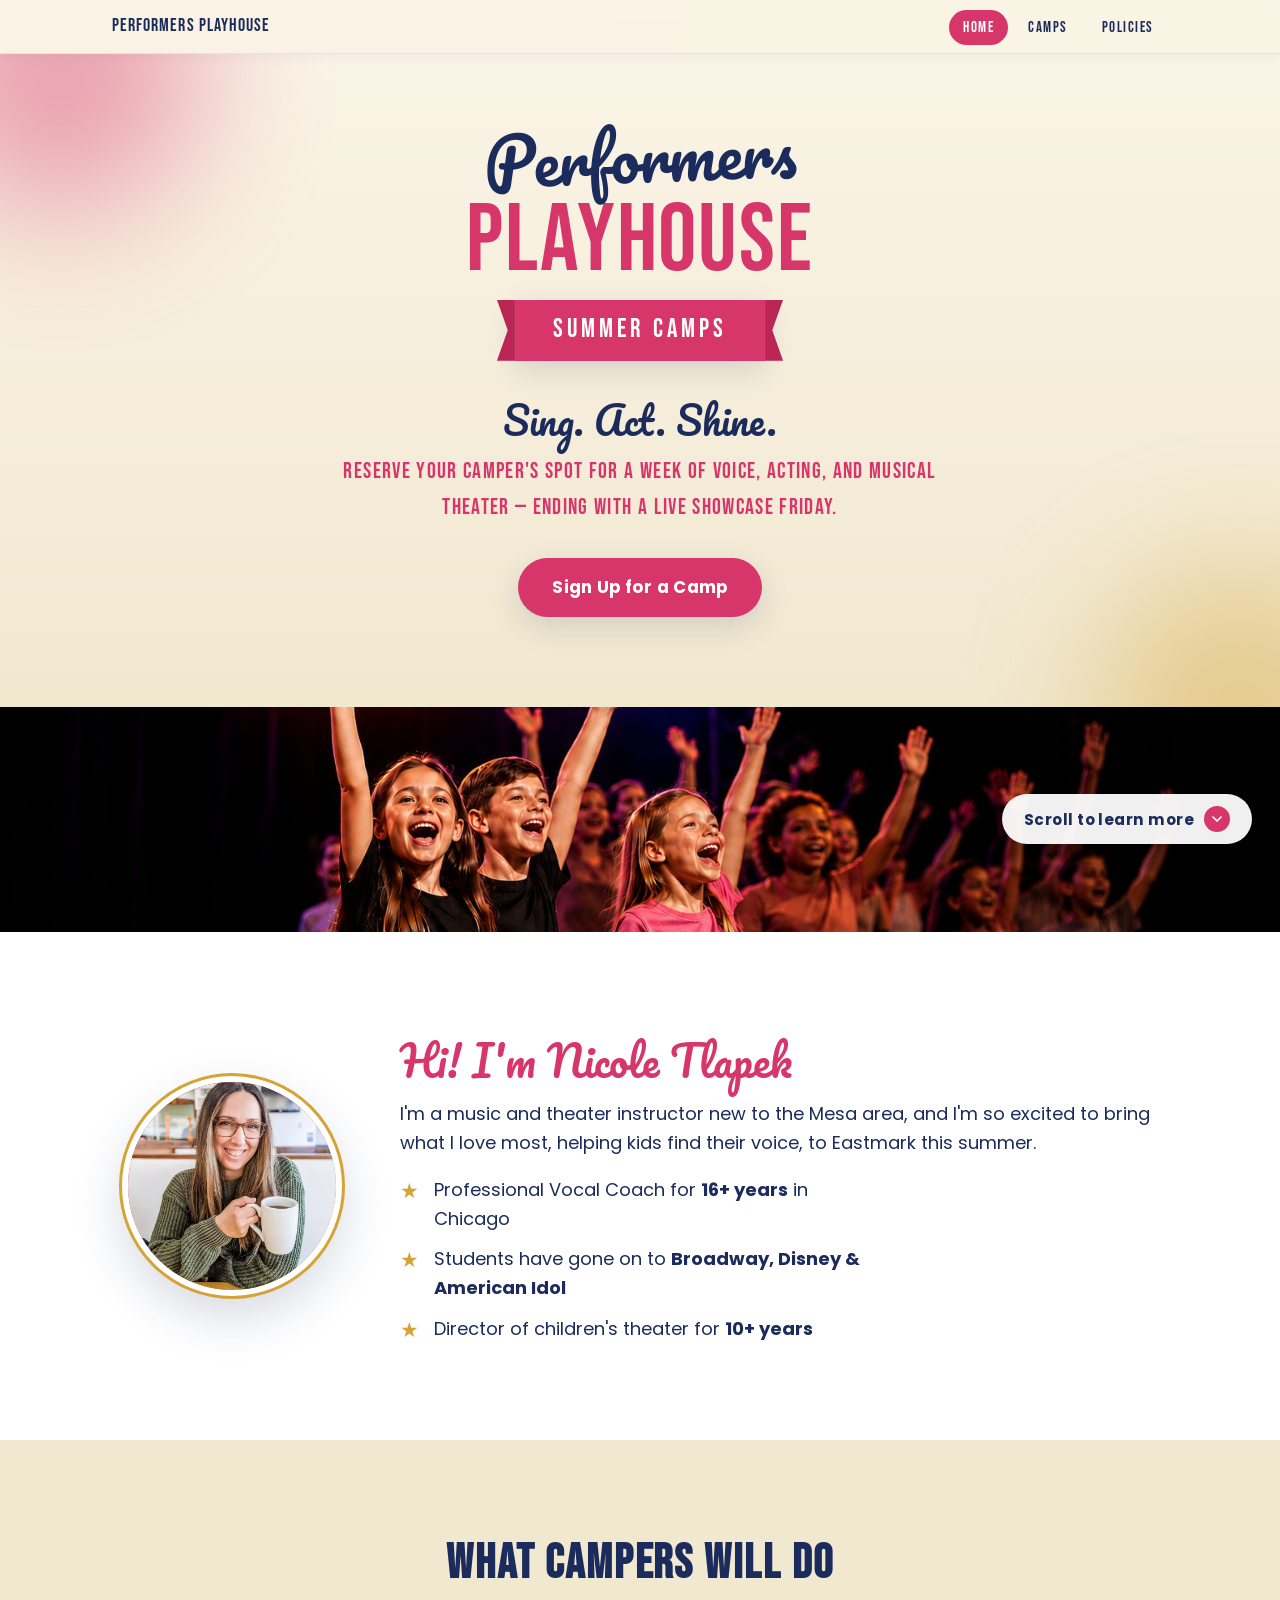
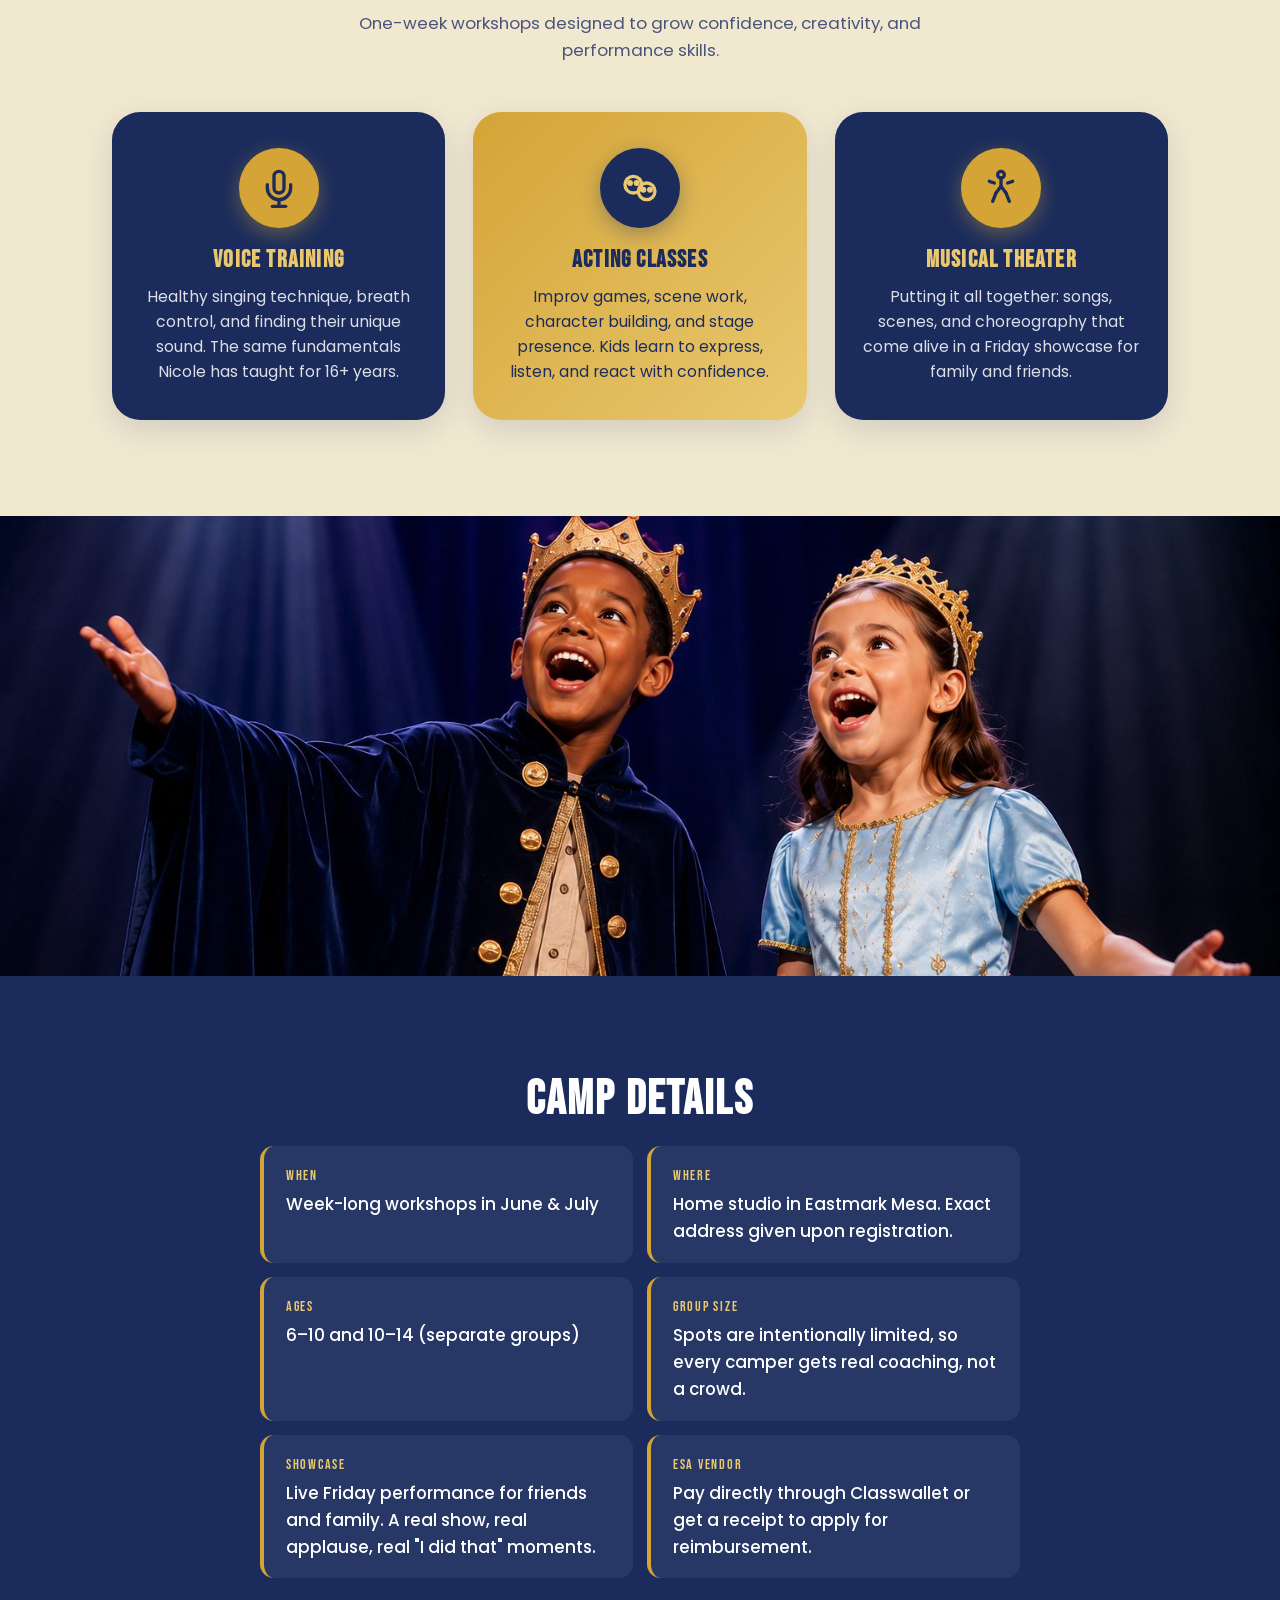
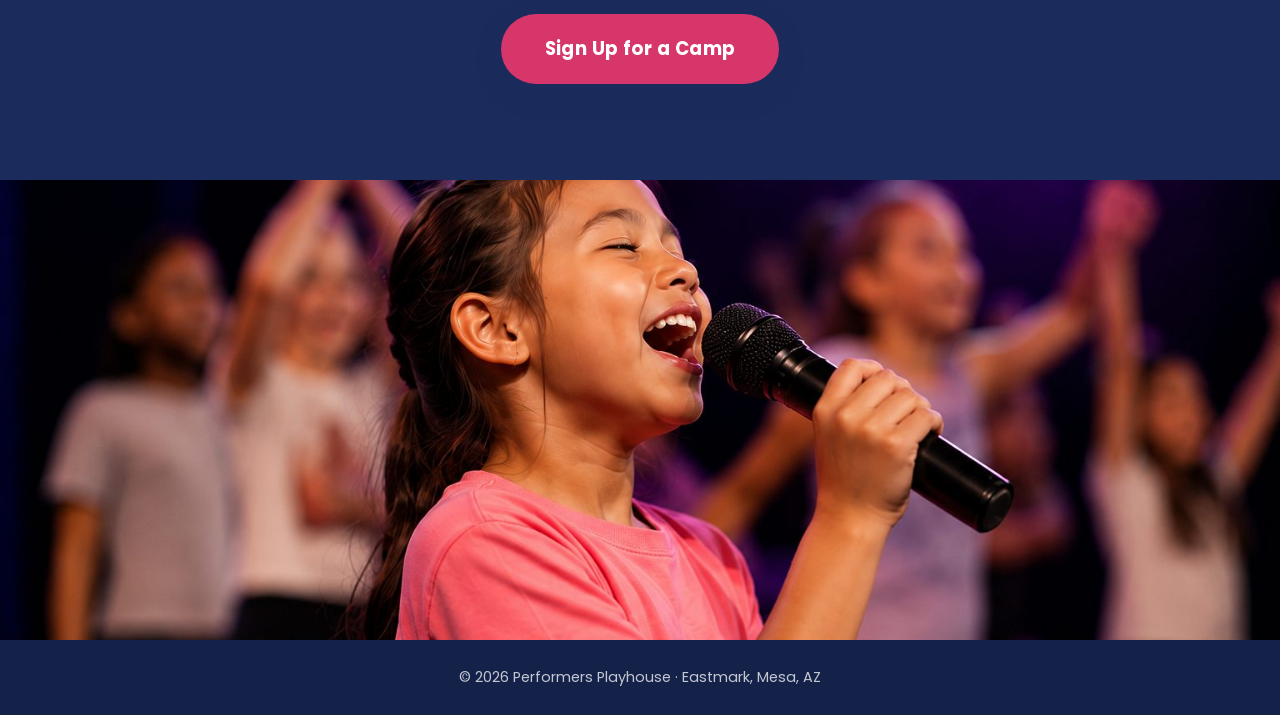
<file: index.html>
<!DOCTYPE html>
<html lang="en">
<head>
  <meta charset="UTF-8">
  <meta name="viewport" content="width=device-width, initial-scale=1.0">
  <meta name="description" content="Sign up for Performers Playhouse summer camps in Eastmark, Mesa: week-long music & theater workshops for kids ages 6–14. Live Friday showcase. ESA reimbursable.">
  <meta name="theme-color" content="#1B2C5C">

  <meta property="og:title" content="Sign Up — Performers Playhouse Summer Camps">
  <meta property="og:description" content="Week-long music & theater camps for kids 6–14. Sing. Act. Shine. Sign up for a week in June or July.">
  <meta property="og:type" content="website">
  <meta property="og:url" content="https://performersplayhouse.com/">
  <meta property="og:image" content="https://performersplayhouse.com/images/group-stage.jpg">
  <meta property="og:image:width" content="1200">
  <meta property="og:image:height" content="630">
  <meta name="twitter:card" content="summary_large_image">

  <link rel="canonical" href="https://performersplayhouse.com/">

  <title>Sign Up — Performers Playhouse Summer Camps | Eastmark, Mesa</title>

  <link rel="preconnect" href="https://fonts.googleapis.com">
  <link rel="preconnect" href="https://fonts.gstatic.com" crossorigin>
  <link href="https://fonts.googleapis.com/css2?family=Bebas+Neue&family=Pacifico&family=Poppins:wght@400;500;600;700&display=swap" rel="stylesheet">

  <link rel="stylesheet" href="css/styles.css">

  <link rel="icon" href="data:image/svg+xml,%3Csvg xmlns='http://www.w3.org/2000/svg' viewBox='0 0 64 64'%3E%3Ctext y='52' font-size='52'%3E%F0%9F%8E%AD%3C/text%3E%3C/svg%3E">

  <script type="application/ld+json">
  {
    "@context": "https://schema.org",
    "@type": "Event",
    "name": "Performers Playhouse Summer Camps",
    "description": "Week-long music & theater workshops for kids ages 6–10 and 10–14. Voice training, acting, and musical theater performance, ending with a live showcase for family and friends.",
    "eventAttendanceMode": "https://schema.org/OfflineEventAttendanceMode",
    "eventStatus": "https://schema.org/EventScheduled",
    "startDate": "2026-06-01",
    "endDate": "2026-07-31",
    "location": {
      "@type": "Place",
      "name": "Eastmark, Mesa",
      "address": {
        "@type": "PostalAddress",
        "addressLocality": "Mesa",
        "addressRegion": "AZ",
        "addressCountry": "US"
      }
    },
    "organizer": {
      "@type": "Person",
      "name": "Nicole",
      "description": "Professional vocal coach (16+ years, Chicago) and children's theater director (10+ years). Students have performed on Broadway, Disney, and American Idol."
    },
    "audience": {
      "@type": "PeopleAudience",
      "suggestedMinAge": 6,
      "suggestedMaxAge": 14
    },
    "offers": {
      "@type": "Offer",
      "url": "https://pci.jotform.com/form/261336430257049",
      "availability": "https://schema.org/InStock"
    }
  }
  </script>
</head>
<body data-page="home">

  <nav class="site-nav" aria-label="Primary">
    <div class="container site-nav__inner">
      <a class="site-nav__brand" href="index.html">Performers Playhouse</a>
      <ul class="site-nav__links">
        <li><a href="index.html" data-nav="home">Home</a></li>
        <li><a href="camps.html" data-nav="camps">Camps</a></li>
        <li><a href="policies.html" data-nav="policies">Policies</a></li>
      </ul>
    </div>
  </nav>

  <header class="hero">
    <div class="container hero__inner">
      <div class="brand">
        <span class="brand__script">Performers</span>
        <span class="brand__display">PLAYHOUSE</span>
        <span class="ribbon">SUMMER CAMPS</span>
      </div>

      <p class="hero__tagline">Sing. Act. Shine.</p>
      <p class="hero__sub">Reserve your camper's spot for a week of voice, acting, and musical theater — ending with a live showcase Friday.</p>

      <a class="btn btn--primary" href="https://pci.jotform.com/form/261336430257049" target="_blank" rel="noopener" data-sticky-trigger>
        Sign Up for a Camp
      </a>
    </div>
  </header>

  <main>

    <figure class="banner banner--top">
      <img src="images/group-stage.jpg" alt="Kids on stage with arms raised, mid-performance" loading="lazy">
      <a class="scroll-cue" href="#meet-nicole" aria-label="Scroll down to learn more">
        <span class="scroll-cue__label">Scroll to learn more</span>
        <span class="scroll-cue__icon" aria-hidden="true">
          <svg viewBox="0 0 24 24" fill="none" stroke="currentColor" stroke-width="2.5" stroke-linecap="round" stroke-linejoin="round"><polyline points="6 9 12 15 18 9"/></svg>
        </span>
      </a>
    </figure>

    <section class="section meet" id="meet-nicole">
      <div class="container meet__inner">
        <div class="meet__photo">
          <img src="images/nicole.jpg" alt="Nicole, founder and instructor at Performers Playhouse" loading="lazy">
        </div>
        <div class="meet__copy">
          <p class="meet__hello">Hi! I'm Nicole Tlapek</p>
          <p>I'm a music and theater instructor new to the Mesa area, and I'm so excited to bring what I love most, helping kids find their voice, to Eastmark this summer.</p>
          <ul class="bg-list">
            <li>Professional Vocal Coach for <strong>16+ years</strong> in Chicago</li>
            <li>Students have gone on to <strong>Broadway, Disney &amp; American Idol</strong></li>
            <li>Director of children's theater for <strong>10+ years</strong></li>
          </ul>
        </div>
      </div>
    </section>

    <section class="section pillars" id="whats-included">
      <div class="container">
        <h2 class="section__title">What Campers Will Do</h2>
        <p class="section__lead">One-week workshops designed to grow confidence, creativity, and performance skills.</p>

        <ul class="pillar-grid">
          <li class="pillar">
            <span class="pillar__icon" aria-hidden="true">
              <svg viewBox="0 0 24 24" fill="none" stroke="currentColor" stroke-width="2" stroke-linecap="round" stroke-linejoin="round"><path d="M12 2a3 3 0 0 0-3 3v7a3 3 0 0 0 6 0V5a3 3 0 0 0-3-3z"/><path d="M19 10v2a7 7 0 0 1-14 0v-2"/><line x1="12" y1="19" x2="12" y2="23"/><line x1="8" y1="23" x2="16" y2="23"/></svg>
            </span>
            <h3>Voice Training</h3>
            <p>Healthy singing technique, breath control, and finding their unique sound. The same fundamentals Nicole has taught for 16+ years.</p>
          </li>

          <li class="pillar pillar--gold">
            <span class="pillar__icon" aria-hidden="true">
              <svg viewBox="0 0 24 24" fill="none" stroke="currentColor" stroke-width="2" stroke-linecap="round" stroke-linejoin="round"><circle cx="8" cy="10" r="5"/><circle cx="16" cy="14" r="5"/><circle cx="6" cy="9" r="0.8" fill="currentColor"/><circle cx="10" cy="9" r="0.8" fill="currentColor"/><circle cx="14" cy="13" r="0.8" fill="currentColor"/><circle cx="18" cy="13" r="0.8" fill="currentColor"/></svg>
            </span>
            <h3>Acting Classes</h3>
            <p>Improv games, scene work, character building, and stage presence. Kids learn to express, listen, and react with confidence.</p>
          </li>

          <li class="pillar">
            <span class="pillar__icon" aria-hidden="true">
              <svg viewBox="0 0 24 24" fill="none" stroke="currentColor" stroke-width="2" stroke-linecap="round" stroke-linejoin="round"><circle cx="12" cy="4" r="2"/><path d="M12 6v5l-3 4"/><path d="M12 11l3 4"/><path d="M9 15l-2 5"/><path d="M15 15l2 5"/><path d="M8 9l-3-1"/><path d="M16 9l3-1"/></svg>
            </span>
            <h3>Musical Theater</h3>
            <p>Putting it all together: songs, scenes, and choreography that come alive in a Friday showcase for family and friends.</p>
          </li>
        </ul>
      </div>
    </section>

    <figure class="banner">
      <img src="images/royalty.jpg" alt="Two young performers in costume on stage, mid-scene" loading="lazy">
    </figure>

    <section class="section details" id="details">
      <div class="container">
        <h2 class="section__title">Camp Details</h2>

        <ul class="facts">
          <li><span class="facts__label">When</span><span class="facts__value">Week-long workshops in June &amp; July</span></li>
          <li><span class="facts__label">Where</span><span class="facts__value">Home studio in Eastmark Mesa. Exact address given upon registration.</span></li>
          <li><span class="facts__label">Ages</span><span class="facts__value">6–10 and 10–14 (separate groups)</span></li>
          <li><span class="facts__label">Group size</span><span class="facts__value">Spots are intentionally limited, so every camper gets real coaching, not a crowd.</span></li>
          <li><span class="facts__label">Showcase</span><span class="facts__value">Live Friday performance for friends and family. A real show, real applause, real "I did that" moments.</span></li>
          <li><span class="facts__label">ESA Vendor</span><span class="facts__value">Pay directly through Classwallet or get a receipt to apply for reimbursement.</span></li>
        </ul>

        <div class="details__cta">
          <a class="btn btn--primary btn--large" href="https://pci.jotform.com/form/261336430257049" target="_blank" rel="noopener" data-sticky-trigger>
            Sign Up for a Camp
          </a>
        </div>
      </div>
    </section>

    <figure class="banner banner--bottom">
      <img src="images/singing.jpg" alt="Young performer singing into a microphone with classmates behind her" loading="lazy">
    </figure>

  </main>

  <footer class="footer">
    <div class="container">
      <p>&copy; <span id="year">2026</span> Performers Playhouse · Eastmark, Mesa, AZ</p>
    </div>
  </footer>

  <a class="sticky-cta" href="https://pci.jotform.com/form/261336430257049" target="_blank" rel="noopener" aria-label="Sign up for a Performers Playhouse camp">Sign Up for a Camp</a>

  <script src="js/site.js" defer></script>

</body>
</html>
</file>
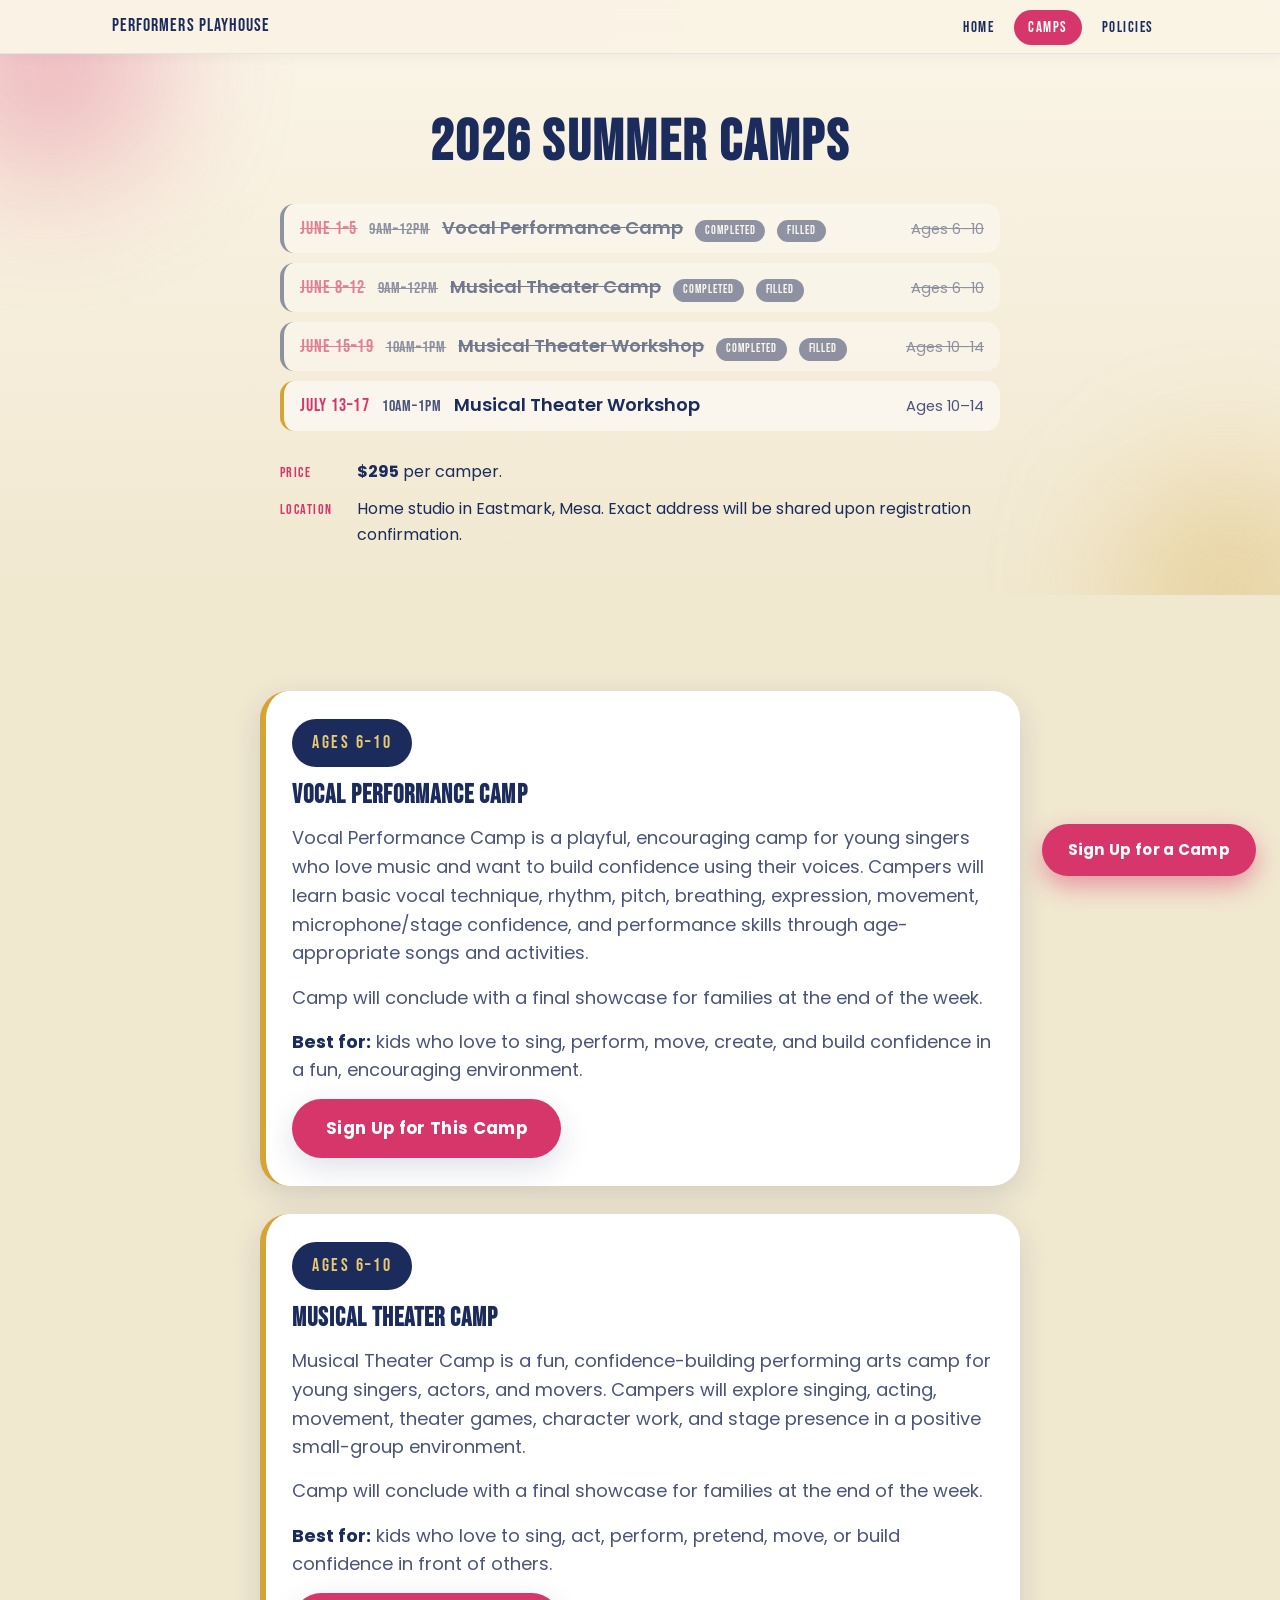
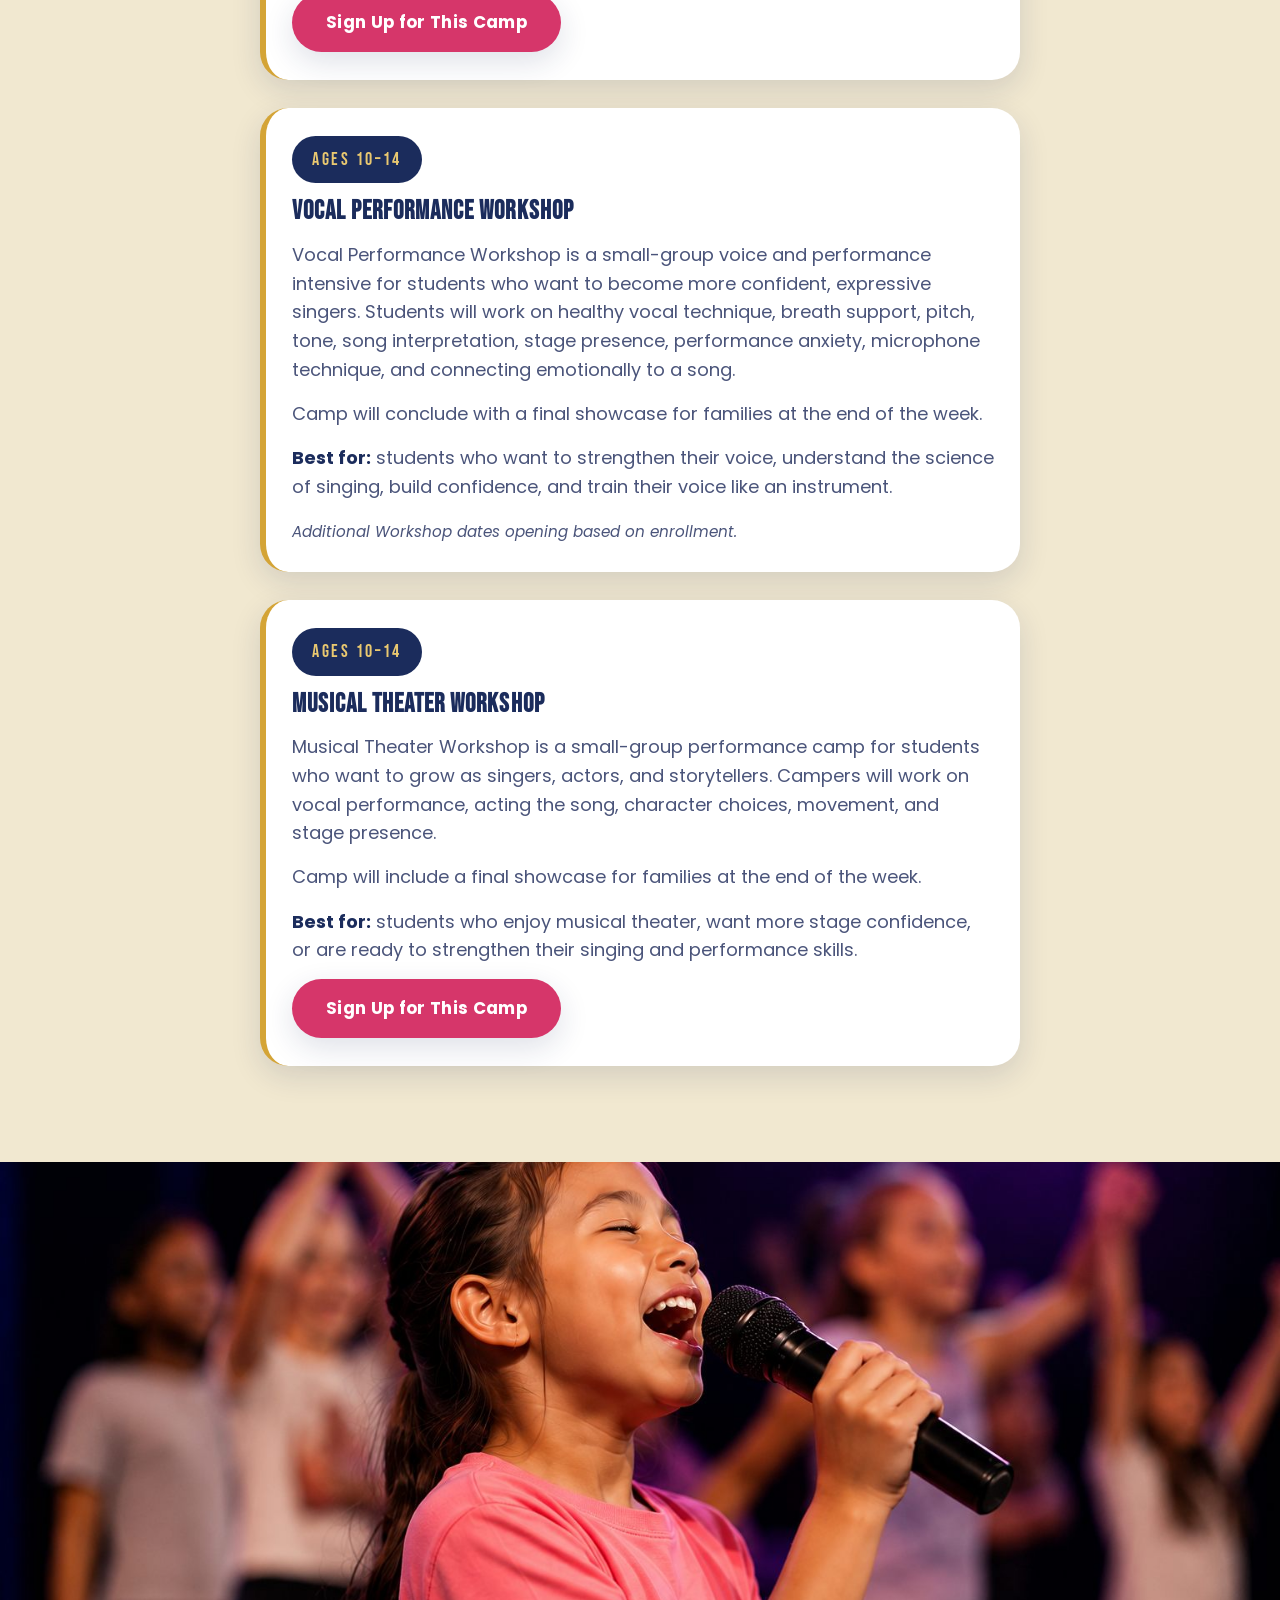
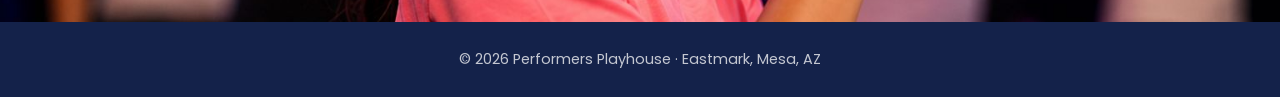
<file: camps.html>
<!DOCTYPE html>
<html lang="en">
<head>
  <meta charset="UTF-8">
  <meta name="viewport" content="width=device-width, initial-scale=1.0">
  <meta name="description" content="2026 Performers Playhouse summer camp weeks in Eastmark, Mesa. Pick a week and sign up — week-long music & theater workshops for kids ages 6–14, ending with a live Friday showcase.">
  <meta name="theme-color" content="#1B2C5C">

  <meta property="og:title" content="Camps — Performers Playhouse Summer Camps">
  <meta property="og:description" content="See every 2026 summer camp week and sign up. Voice, acting, and musical theater for kids 6–14 in Eastmark, Mesa.">
  <meta property="og:type" content="website">
  <meta property="og:url" content="https://performersplayhouse.com/camps.html">
  <meta property="og:image" content="https://performersplayhouse.com/images/group-stage.jpg">
  <meta property="og:image:width" content="1200">
  <meta property="og:image:height" content="630">
  <meta name="twitter:card" content="summary_large_image">

  <link rel="canonical" href="https://performersplayhouse.com/camps.html">

  <title>Camps — Performers Playhouse Summer Camps | Eastmark, Mesa</title>

  <link rel="preconnect" href="https://fonts.googleapis.com">
  <link rel="preconnect" href="https://fonts.gstatic.com" crossorigin>
  <link href="https://fonts.googleapis.com/css2?family=Bebas+Neue&family=Pacifico&family=Poppins:wght@400;500;600;700&display=swap" rel="stylesheet">

  <link rel="stylesheet" href="css/styles.css">

  <link rel="icon" href="data:image/svg+xml,%3Csvg xmlns='http://www.w3.org/2000/svg' viewBox='0 0 64 64'%3E%3Ctext y='52' font-size='52'%3E%F0%9F%8E%AD%3C/text%3E%3C/svg%3E">
</head>
<body data-page="camps">

  <nav class="site-nav" aria-label="Primary">
    <div class="container site-nav__inner">
      <a class="site-nav__brand" href="index.html">Performers Playhouse</a>
      <ul class="site-nav__links">
        <li><a href="index.html" data-nav="home">Home</a></li>
        <li><a href="camps.html" data-nav="camps">Camps</a></li>
        <li><a href="policies.html" data-nav="policies">Policies</a></li>
      </ul>
    </div>
  </nav>

  <header class="page-header">
    <div class="container">
      <h1 class="page-header__title">2026 Summer Camps</h1>

      <ul class="page-header__camps">
        <li class="is-past"><a href="#june-1-5"><span class="page-header__date">June 1&ndash;5</span> <span class="page-header__time">9am&ndash;12pm</span> <span class="page-header__camp">Vocal Performance Camp</span> <span class="page-header__status">Completed</span> <span class="page-header__status">Filled</span> <span class="page-header__age">Ages 6&ndash;10</span></a></li>
        <li class="is-past"><a href="#june-8-12"><span class="page-header__date">June 8&ndash;12</span> <span class="page-header__time">9am&ndash;12pm</span> <span class="page-header__camp">Musical Theater Camp</span> <span class="page-header__status">Completed</span> <span class="page-header__status">Filled</span> <span class="page-header__age">Ages 6&ndash;10</span></a></li>
        <li class="is-past"><a href="#june-15-19"><span class="page-header__date">June 15&ndash;19</span> <span class="page-header__time">10am&ndash;1pm</span> <span class="page-header__camp">Musical Theater Workshop</span> <span class="page-header__status">Completed</span> <span class="page-header__status">Filled</span> <span class="page-header__age">Ages 10&ndash;14</span></a></li>
        <li><a href="https://pci.jotform.com/form/261336430257049" target="_blank" rel="noopener"><span class="page-header__date">July 13&ndash;17</span> <span class="page-header__time">10am&ndash;1pm</span> <span class="page-header__camp">Musical Theater Workshop</span> <span class="page-header__age">Ages 10&ndash;14</span></a></li>
      </ul>

      <dl class="page-header__facts">
        <dt>Price</dt>
        <dd><strong>$295</strong> per camper.</dd>
        <dt>Location</dt>
        <dd>Home studio in Eastmark, Mesa. Exact address will be shared upon registration confirmation.</dd>
      </dl>
    </div>
  </header>

  <main>

    <section class="section camps">
      <div class="container">

        <ul class="camp-grid">

          <li class="camp-card" id="june-1-5">
            <span class="camp-card__week">Ages 6&ndash;10</span>
            <h3 class="camp-card__theme">Vocal Performance Camp</h3>
            <div class="camp-card__desc">
              <p>Vocal Performance Camp is a playful, encouraging camp for young singers who love music and want to build confidence using their voices. Campers will learn basic vocal technique, rhythm, pitch, breathing, expression, movement, microphone/stage confidence, and performance skills through age-appropriate songs and activities.</p>
              <p>Camp will conclude with a final showcase for families at the end of the week.</p>
              <p><strong>Best for:</strong> kids who love to sing, perform, move, create, and build confidence in a fun, encouraging environment.</p>
            </div>
            <a class="btn btn--primary" href="https://pci.jotform.com/form/261336430257049" target="_blank" rel="noopener" data-sticky-trigger>
              Sign Up for This Camp
            </a>
          </li>

          <li class="camp-card" id="june-8-12">
            <span class="camp-card__week">Ages 6&ndash;10</span>
            <h3 class="camp-card__theme">Musical Theater Camp</h3>
            <div class="camp-card__desc">
              <p>Musical Theater Camp is a fun, confidence-building performing arts camp for young singers, actors, and movers. Campers will explore singing, acting, movement, theater games, character work, and stage presence in a positive small-group environment.</p>
              <p>Camp will conclude with a final showcase for families at the end of the week.</p>
              <p><strong>Best for:</strong> kids who love to sing, act, perform, pretend, move, or build confidence in front of others.</p>
            </div>
            <a class="btn btn--primary" href="https://pci.jotform.com/form/261336430257049" target="_blank" rel="noopener" data-sticky-trigger>
              Sign Up for This Camp
            </a>
          </li>

          <li class="camp-card">
            <span class="camp-card__week">Ages 10&ndash;14</span>
            <h3 class="camp-card__theme">Vocal Performance Workshop</h3>
            <div class="camp-card__desc">
              <p>Vocal Performance Workshop is a small-group voice and performance intensive for students who want to become more confident, expressive singers. Students will work on healthy vocal technique, breath support, pitch, tone, song interpretation, stage presence, performance anxiety, microphone technique, and connecting emotionally to a song.</p>
              <p>Camp will conclude with a final showcase for families at the end of the week.</p>
              <p><strong>Best for:</strong> students who want to strengthen their voice, understand the science of singing, build confidence, and train their voice like an instrument.</p>
            </div>
            <p class="camp-card__note">Additional Workshop dates opening based on enrollment.</p>
          </li>

          <li class="camp-card" id="june-15-19">
            <span class="camp-card__week">Ages 10&ndash;14</span>
            <h3 class="camp-card__theme">Musical Theater Workshop</h3>
            <div class="camp-card__desc">
              <p>Musical Theater Workshop is a small-group performance camp for students who want to grow as singers, actors, and storytellers. Campers will work on vocal performance, acting the song, character choices, movement, and stage presence.</p>
              <p>Camp will include a final showcase for families at the end of the week.</p>
              <p><strong>Best for:</strong> students who enjoy musical theater, want more stage confidence, or are ready to strengthen their singing and performance skills.</p>
            </div>
            <a class="btn btn--primary" href="https://pci.jotform.com/form/261336430257049" target="_blank" rel="noopener" data-sticky-trigger>
              Sign Up for This Camp
            </a>
          </li>

        </ul>

      </div>
    </section>

    <figure class="banner banner--bottom">
      <img src="images/singing.jpg" alt="Young performer singing into a microphone with classmates behind her" loading="lazy">
    </figure>

  </main>

  <footer class="footer">
    <div class="container">
      <p>&copy; <span id="year">2026</span> Performers Playhouse · Eastmark, Mesa, AZ</p>
    </div>
  </footer>

  <a class="sticky-cta" href="https://pci.jotform.com/form/261336430257049" target="_blank" rel="noopener" aria-label="Sign up for a Performers Playhouse camp">Sign Up for a Camp</a>

  <script src="js/site.js" defer></script>

</body>
</html>
</file>
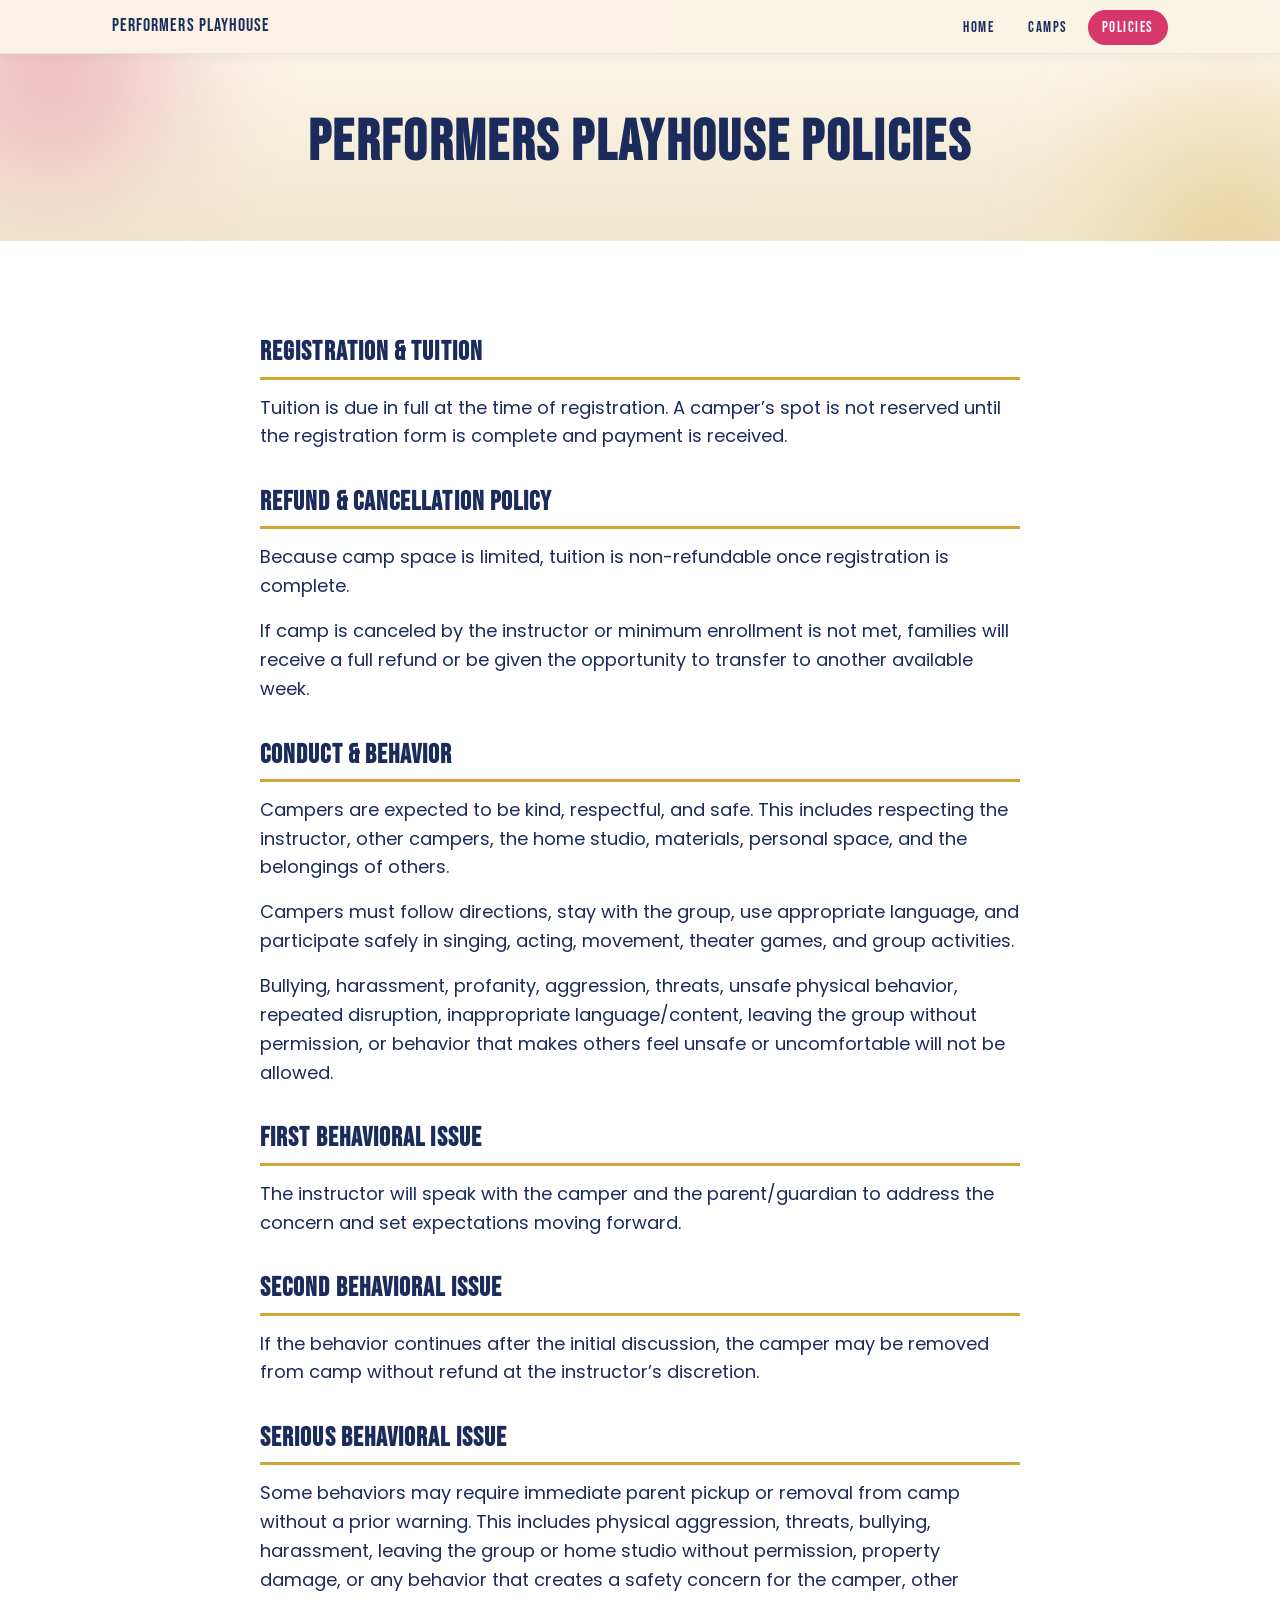
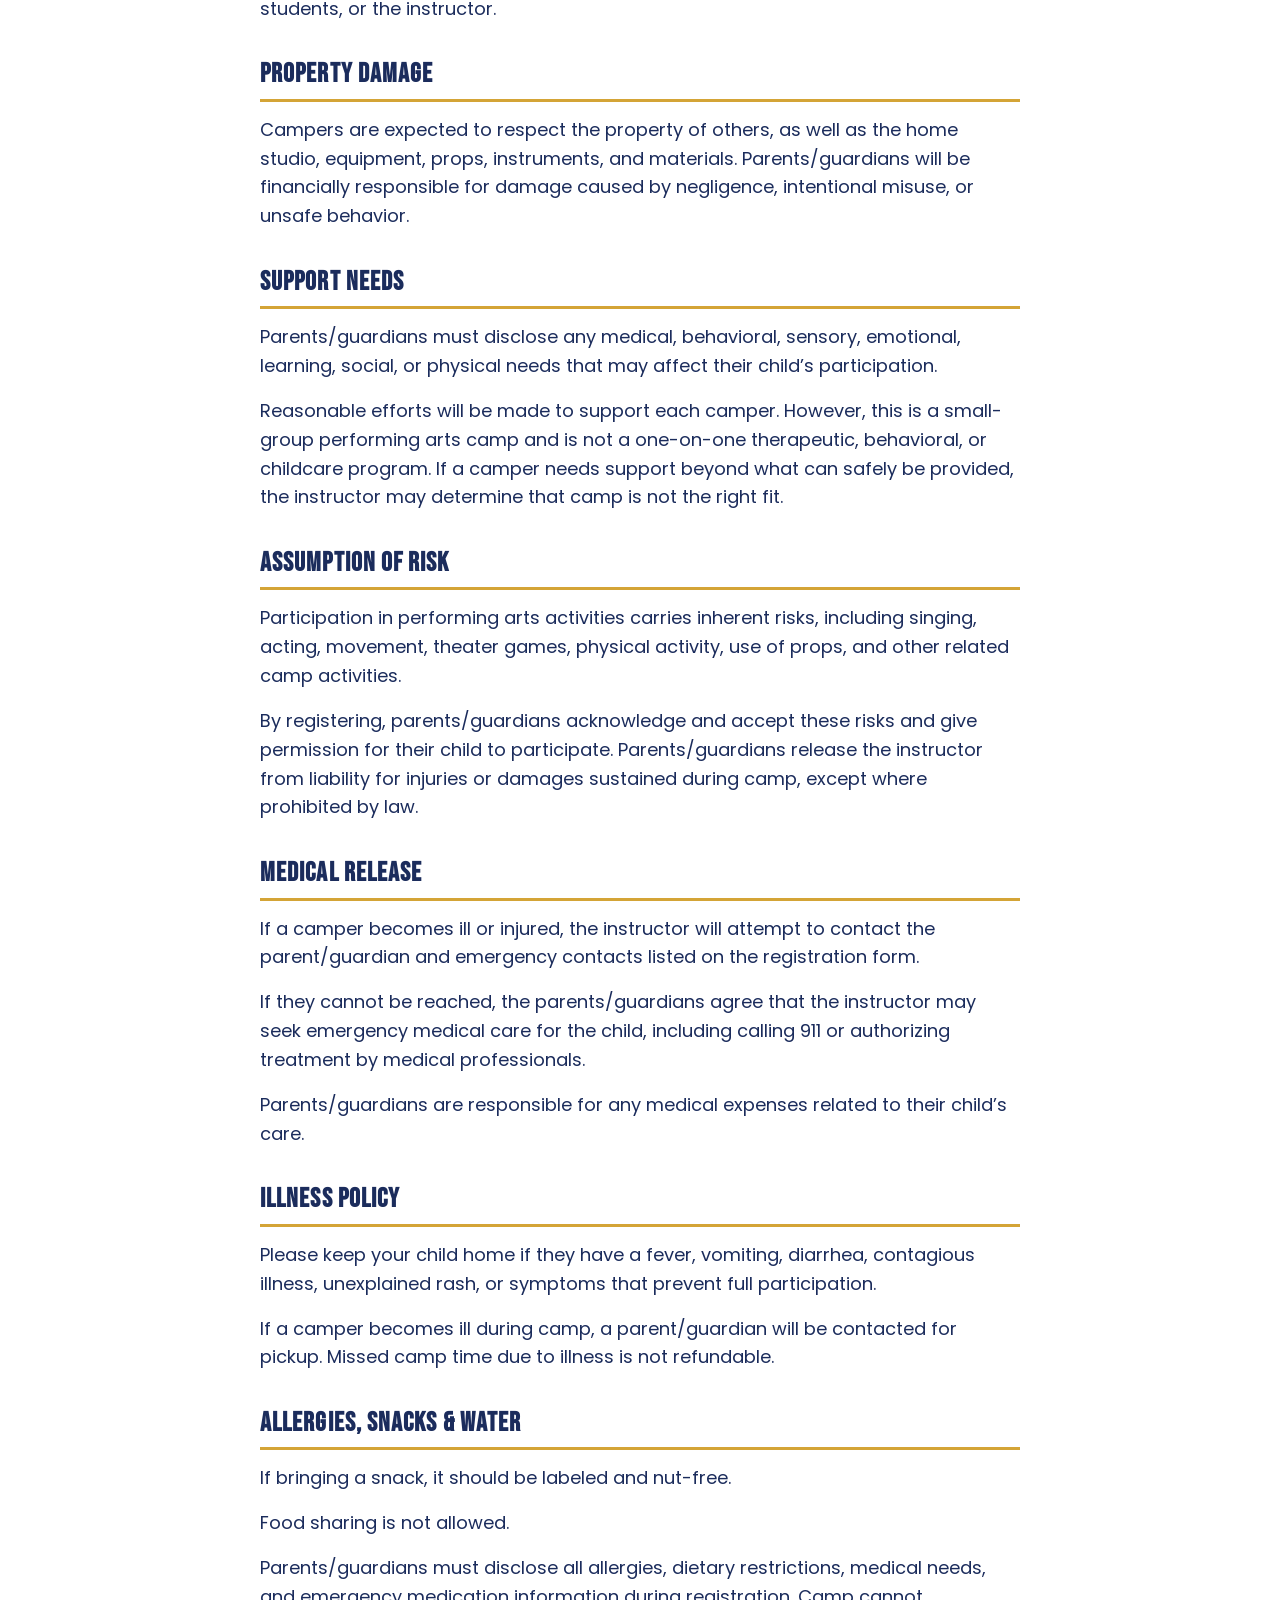
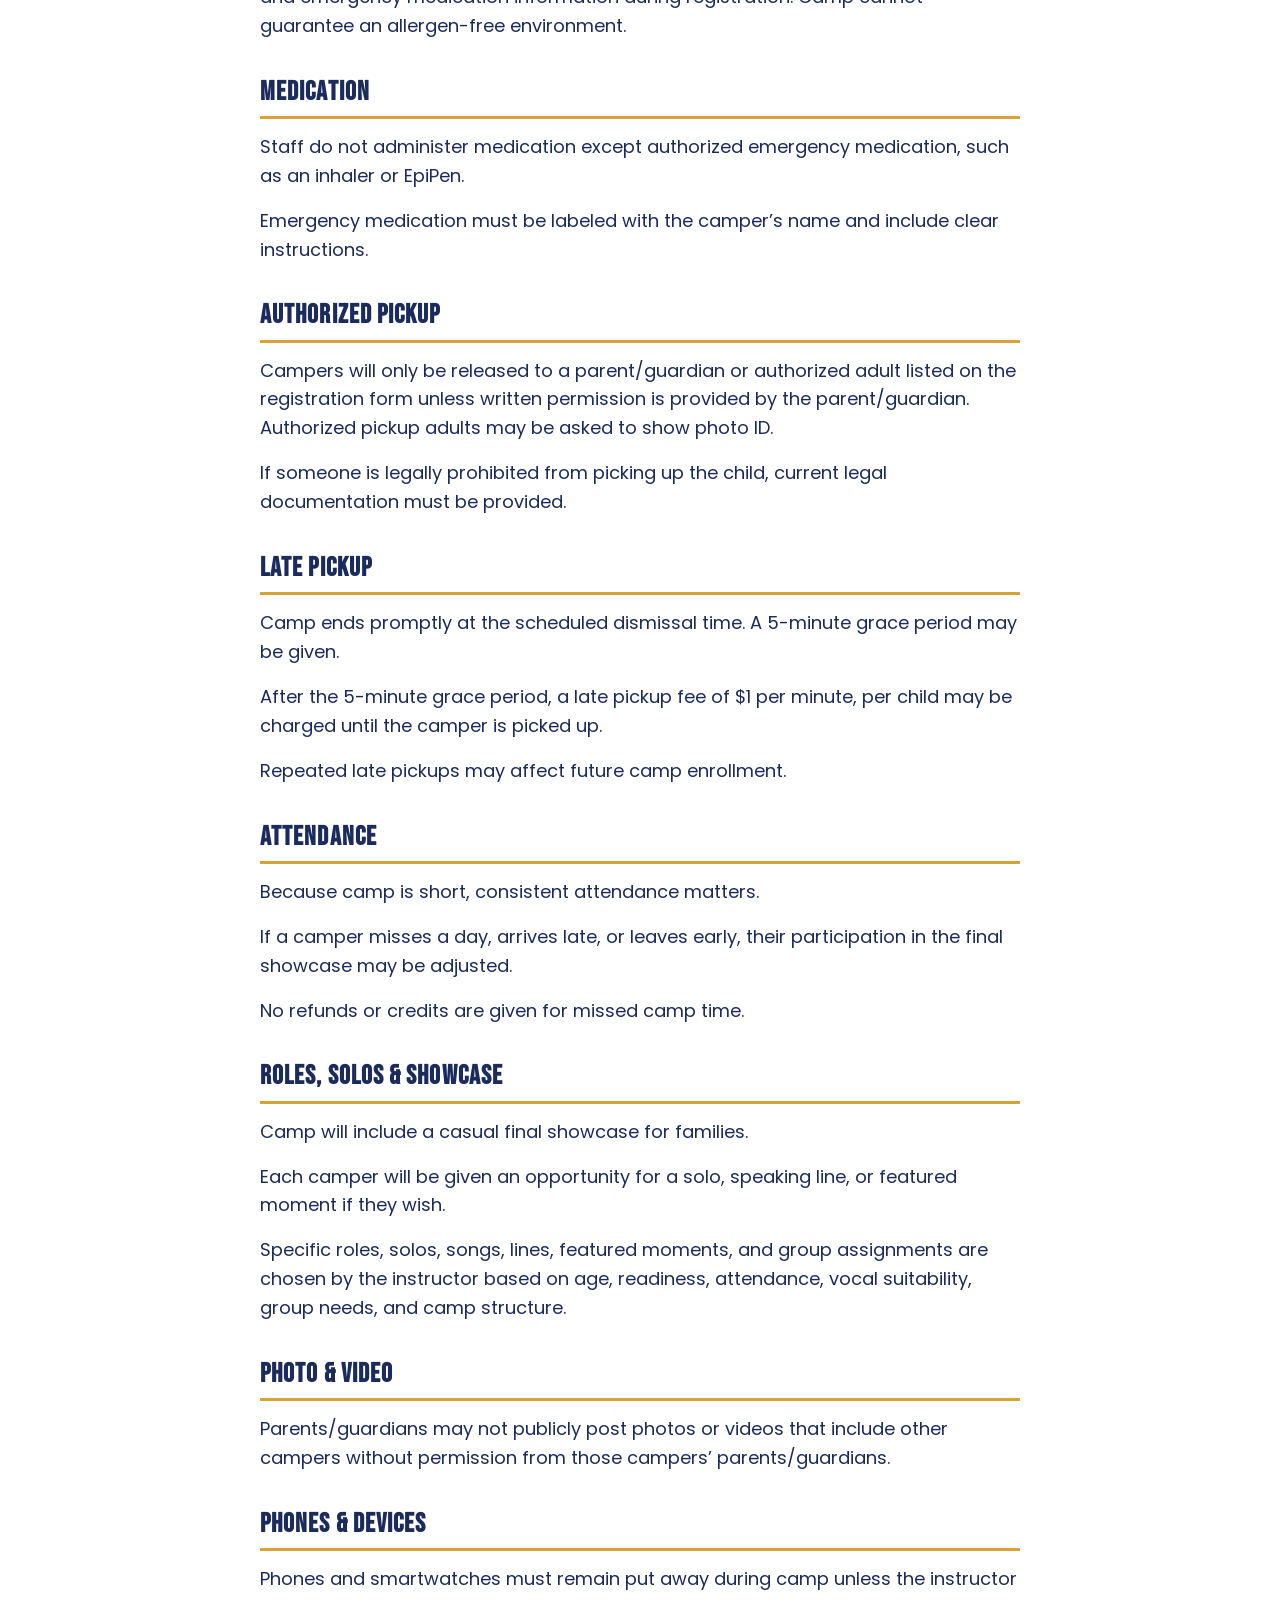
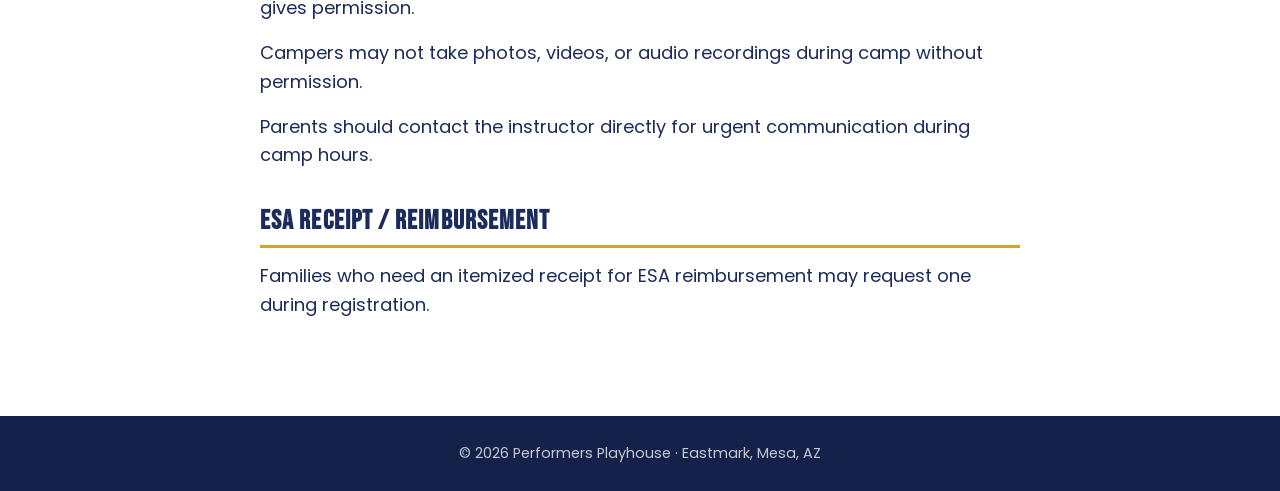
<file: policies.html>
<!DOCTYPE html>
<html lang="en">
<head>
  <meta charset="UTF-8">
  <meta name="viewport" content="width=device-width, initial-scale=1.0">
  <meta name="description" content="Performers Playhouse policies: refunds, cancellation, payment, ESA / Classwallet, code of conduct, photo release, health & safety, and drop-off / pickup.">
  <meta name="theme-color" content="#1B2C5C">

  <meta property="og:title" content="Policies — Performers Playhouse Summer Camps">
  <meta property="og:description" content="Camp policies for Performers Playhouse: refunds, cancellation, payment, ESA, code of conduct, photo release, and more.">
  <meta property="og:type" content="website">
  <meta property="og:url" content="https://performersplayhouse.com/policies.html">
  <meta name="twitter:card" content="summary">

  <link rel="canonical" href="https://performersplayhouse.com/policies.html">

  <title>Policies — Performers Playhouse Summer Camps</title>

  <link rel="preconnect" href="https://fonts.googleapis.com">
  <link rel="preconnect" href="https://fonts.gstatic.com" crossorigin>
  <link href="https://fonts.googleapis.com/css2?family=Bebas+Neue&family=Pacifico&family=Poppins:wght@400;500;600;700&display=swap" rel="stylesheet">

  <link rel="stylesheet" href="css/styles.css">

  <link rel="icon" href="data:image/svg+xml,%3Csvg xmlns='http://www.w3.org/2000/svg' viewBox='0 0 64 64'%3E%3Ctext y='52' font-size='52'%3E%F0%9F%8E%AD%3C/text%3E%3C/svg%3E">
</head>
<body data-page="policies">

  <nav class="site-nav" aria-label="Primary">
    <div class="container site-nav__inner">
      <a class="site-nav__brand" href="index.html">Performers Playhouse</a>
      <ul class="site-nav__links">
        <li><a href="index.html" data-nav="home">Home</a></li>
        <li><a href="camps.html" data-nav="camps">Camps</a></li>
        <li><a href="policies.html" data-nav="policies">Policies</a></li>
      </ul>
    </div>
  </nav>

  <header class="page-header">
    <div class="container">
      <h1 class="page-header__title">Performers Playhouse Policies</h1>
    </div>
  </header>

  <main>

    <section class="section policies-section">
      <div class="container">
        <article class="policies">

          <section class="policy" id="registration-tuition">
            <h2>Registration &amp; Tuition</h2>
            <p>Tuition is due in full at the time of registration. A camper&rsquo;s spot is not reserved until the registration form is complete and payment is received.</p>
          </section>

          <section class="policy" id="refund-cancellation-policy">
            <h2>Refund &amp; Cancellation Policy</h2>
            <p>Because camp space is limited, tuition is non-refundable once registration is complete.</p>
            <p>If camp is canceled by the instructor or minimum enrollment is not met, families will receive a full refund or be given the opportunity to transfer to another available week.</p>
          </section>

          <section class="policy" id="conduct-behavior">
            <h2>Conduct &amp; Behavior</h2>
            <p>Campers are expected to be kind, respectful, and safe. This includes respecting the instructor, other campers, the home studio, materials, personal space, and the belongings of others.</p>
            <p>Campers must follow directions, stay with the group, use appropriate language, and participate safely in singing, acting, movement, theater games, and group activities.</p>
            <p>Bullying, harassment, profanity, aggression, threats, unsafe physical behavior, repeated disruption, inappropriate language/content, leaving the group without permission, or behavior that makes others feel unsafe or uncomfortable will not be allowed.</p>
          </section>

          <section class="policy" id="first-behavioral-issue">
            <h2>First Behavioral Issue</h2>
            <p>The instructor will speak with the camper and the parent/guardian to address the concern and set expectations moving forward.</p>
          </section>

          <section class="policy" id="second-behavioral-issue">
            <h2>Second Behavioral Issue</h2>
            <p>If the behavior continues after the initial discussion, the camper may be removed from camp without refund at the instructor&rsquo;s discretion.</p>
          </section>

          <section class="policy" id="serious-behavioral-issue">
            <h2>Serious Behavioral Issue</h2>
            <p>Some behaviors may require immediate parent pickup or removal from camp without a prior warning. This includes physical aggression, threats, bullying, harassment, leaving the group or home studio without permission, property damage, or any behavior that creates a safety concern for the camper, other students, or the instructor.</p>
          </section>

          <section class="policy" id="property-damage">
            <h2>Property Damage</h2>
            <p>Campers are expected to respect the property of others, as well as the home studio, equipment, props, instruments, and materials. Parents/guardians will be financially responsible for damage caused by negligence, intentional misuse, or unsafe behavior.</p>
          </section>

          <section class="policy" id="support-needs">
            <h2>Support Needs</h2>
            <p>Parents/guardians must disclose any medical, behavioral, sensory, emotional, learning, social, or physical needs that may affect their child&rsquo;s participation.</p>
            <p>Reasonable efforts will be made to support each camper. However, this is a small-group performing arts camp and is not a one-on-one therapeutic, behavioral, or childcare program. If a camper needs support beyond what can safely be provided, the instructor may determine that camp is not the right fit.</p>
          </section>

          <section class="policy" id="assumption-of-risk">
            <h2>Assumption of Risk</h2>
            <p>Participation in performing arts activities carries inherent risks, including singing, acting, movement, theater games, physical activity, use of props, and other related camp activities.</p>
            <p>By registering, parents/guardians acknowledge and accept these risks and give permission for their child to participate. Parents/guardians release the instructor from liability for injuries or damages sustained during camp, except where prohibited by law.</p>
          </section>

          <section class="policy" id="medical-release">
            <h2>Medical Release</h2>
            <p>If a camper becomes ill or injured, the instructor will attempt to contact the parent/guardian and emergency contacts listed on the registration form.</p>
            <p>If they cannot be reached, the parents/guardians agree that the instructor may seek emergency medical care for the child, including calling 911 or authorizing treatment by medical professionals.</p>
            <p>Parents/guardians are responsible for any medical expenses related to their child&rsquo;s care.</p>
          </section>

          <section class="policy" id="illness-policy">
            <h2>Illness Policy</h2>
            <p>Please keep your child home if they have a fever, vomiting, diarrhea, contagious illness, unexplained rash, or symptoms that prevent full participation.</p>
            <p>If a camper becomes ill during camp, a parent/guardian will be contacted for pickup. Missed camp time due to illness is not refundable.</p>
          </section>

          <section class="policy" id="allergies-snacks-water">
            <h2>Allergies, Snacks &amp; Water</h2>
            <p>If bringing a snack, it should be labeled and nut-free.</p>
            <p>Food sharing is not allowed.</p>
            <p>Parents/guardians must disclose all allergies, dietary restrictions, medical needs, and emergency medication information during registration. Camp cannot guarantee an allergen-free environment.</p>
          </section>

          <section class="policy" id="medication">
            <h2>Medication</h2>
            <p>Staff do not administer medication except authorized emergency medication, such as an inhaler or EpiPen.</p>
            <p>Emergency medication must be labeled with the camper&rsquo;s name and include clear instructions.</p>
          </section>

          <section class="policy" id="authorized-pickup">
            <h2>Authorized Pickup</h2>
            <p>Campers will only be released to a parent/guardian or authorized adult listed on the registration form unless written permission is provided by the parent/guardian. Authorized pickup adults may be asked to show photo ID.</p>
            <p>If someone is legally prohibited from picking up the child, current legal documentation must be provided.</p>
          </section>

          <section class="policy" id="late-pickup">
            <h2>Late Pickup</h2>
            <p>Camp ends promptly at the scheduled dismissal time. A 5-minute grace period may be given.</p>
            <p>After the 5-minute grace period, a late pickup fee of $1 per minute, per child may be charged until the camper is picked up.</p>
            <p>Repeated late pickups may affect future camp enrollment.</p>
          </section>

          <section class="policy" id="attendance">
            <h2>Attendance</h2>
            <p>Because camp is short, consistent attendance matters.</p>
            <p>If a camper misses a day, arrives late, or leaves early, their participation in the final showcase may be adjusted.</p>
            <p>No refunds or credits are given for missed camp time.</p>
          </section>

          <section class="policy" id="roles-solos-showcase">
            <h2>Roles, Solos &amp; Showcase</h2>
            <p>Camp will include a casual final showcase for families.</p>
            <p>Each camper will be given an opportunity for a solo, speaking line, or featured moment if they wish.</p>
            <p>Specific roles, solos, songs, lines, featured moments, and group assignments are chosen by the instructor based on age, readiness, attendance, vocal suitability, group needs, and camp structure.</p>
          </section>

          <section class="policy" id="photo-video">
            <h2>Photo &amp; Video</h2>
            <p>Parents/guardians may not publicly post photos or videos that include other campers without permission from those campers&rsquo; parents/guardians.</p>
          </section>

          <section class="policy" id="phones-devices">
            <h2>Phones &amp; Devices</h2>
            <p>Phones and smartwatches must remain put away during camp unless the instructor gives permission.</p>
            <p>Campers may not take photos, videos, or audio recordings during camp without permission.</p>
            <p>Parents should contact the instructor directly for urgent communication during camp hours.</p>
          </section>

          <section class="policy" id="esa-receipt-reimbursement">
            <h2>ESA Receipt / Reimbursement</h2>
            <p>Families who need an itemized receipt for ESA reimbursement may request one during registration.</p>
          </section>

        </article>
      </div>
    </section>

  </main>

  <footer class="footer">
    <div class="container">
      <p>&copy; <span id="year">2026</span> Performers Playhouse · Eastmark, Mesa, AZ</p>
    </div>
  </footer>

  <script src="js/site.js" defer></script>

</body>
</html>
</file>
<file: css/styles.css>
/* ----------  Tokens  ---------- */
:root {
  --navy: #1B2C5C;
  --navy-deep: #14224A;
  --pink: #D6366A;
  --pink-deep: #B92655;
  --gold: #D4A436;
  --gold-soft: #E9C870;
  --cream: #FAF4E6;
  --cream-deep: #F1E8D0;
  --ink: #1B2C5C;
  --ink-soft: #4A547A;

  --radius: 14px;
  --radius-lg: 28px;
  --shadow-sm: 0 4px 12px rgba(27, 44, 92, 0.08);
  --shadow-md: 0 10px 30px rgba(27, 44, 92, 0.14);
  --shadow-lg: 0 20px 50px rgba(27, 44, 92, 0.18);

  --max: 1100px;

  --font-script: 'Pacifico', cursive;
  --font-display: 'Bebas Neue', 'Impact', sans-serif;
  --font-body: 'Poppins', system-ui, -apple-system, Segoe UI, sans-serif;
}

/* ----------  Reset  ---------- */
*, *::before, *::after { box-sizing: border-box; }
html { scroll-behavior: smooth; scroll-padding-top: 72px; }
body {
  margin: 0;
  font-family: var(--font-body);
  font-size: 17px;
  line-height: 1.6;
  color: var(--ink);
  background: var(--cream);
  background-image:
    radial-gradient(ellipse at 10% 0%, rgba(214, 54, 106, 0.06), transparent 50%),
    radial-gradient(ellipse at 90% 100%, rgba(212, 164, 54, 0.08), transparent 50%);
  background-attachment: fixed;
  -webkit-font-smoothing: antialiased;
}
img { max-width: 100%; display: block; }
ul { list-style: none; padding: 0; margin: 0; }
h1, h2, h3 { margin: 0 0 0.5em; line-height: 1.15; color: var(--navy); }
p { margin: 0 0 1em; }
a { color: var(--pink); }

.container {
  width: 100%;
  max-width: var(--max);
  margin: 0 auto;
  padding: 0 22px;
}

.section {
  padding: 72px 0;
}
.section__title {
  font-family: var(--font-display);
  font-size: clamp(2rem, 5vw, 3rem);
  letter-spacing: 0.04em;
  text-align: center;
  margin-bottom: 0.4em;
}
.section__lead {
  text-align: center;
  max-width: 620px;
  margin: 0 auto 3rem;
  color: var(--ink-soft);
  font-size: 1.05rem;
}

/* ----------  Buttons  ---------- */
.btn {
  display: inline-block;
  padding: 16px 34px;
  border-radius: 999px;
  font-family: var(--font-body);
  font-weight: 700;
  font-size: 1.05rem;
  letter-spacing: 0.02em;
  text-decoration: none;
  border: none;
  cursor: pointer;
  transition: transform 0.15s ease, box-shadow 0.15s ease, background 0.15s ease;
  box-shadow: var(--shadow-md);
}
.btn--primary {
  background: var(--pink);
  color: #fff;
}
.btn--primary:hover {
  background: var(--pink-deep);
  transform: translateY(-2px);
  box-shadow: var(--shadow-lg);
}
.btn--large {
  padding: 20px 44px;
  font-size: 1.15rem;
}

/* ----------  Hero  ---------- */
.hero {
  position: relative;
  background: linear-gradient(180deg, var(--cream) 0%, var(--cream-deep) 100%);
  padding: 70px 0 90px;
  overflow: hidden;
  text-align: center;
}
.hero::before,
.hero::after {
  content: "";
  position: absolute;
  width: 280px; height: 280px;
  border-radius: 50%;
  filter: blur(70px);
  opacity: 0.45;
  z-index: 0;
}
.hero::before {
  background: var(--pink);
  top: -120px; left: -80px;
}
.hero::after {
  background: var(--gold);
  bottom: -140px; right: -100px;
}
.hero__inner { position: relative; z-index: 1; }

.brand {
  display: flex;
  flex-direction: column;
  align-items: center;
  gap: 6px;
  margin-bottom: 28px;
}
.brand__script {
  font-family: var(--font-script);
  font-size: clamp(2.4rem, 7vw, 4rem);
  color: var(--navy);
  line-height: 1;
  transform: rotate(-2deg);
}
.brand__display {
  font-family: var(--font-display);
  font-size: clamp(3rem, 11vw, 6rem);
  color: var(--pink);
  letter-spacing: 0.02em;
  line-height: 1;
}
.ribbon {
  display: inline-block;
  background: var(--pink);
  color: #fff;
  font-family: var(--font-display);
  letter-spacing: 0.16em;
  font-size: clamp(1.1rem, 2.5vw, 1.6rem);
  padding: 10px 38px;
  margin-top: 4px;
  position: relative;
  box-shadow: var(--shadow-md);
}
.ribbon::before,
.ribbon::after {
  content: "";
  position: absolute;
  top: 0; bottom: 0;
  width: 18px;
  background: var(--pink-deep);
}
.ribbon::before {
  left: -18px;
  clip-path: polygon(0 0, 100% 0, 100% 100%, 0 100%, 60% 50%);
}
.ribbon::after {
  right: -18px;
  clip-path: polygon(0 0, 100% 0, 40% 50%, 100% 100%, 0 100%);
}

.hero__tagline {
  font-family: var(--font-script);
  color: var(--navy);
  font-size: clamp(1.6rem, 4vw, 2.4rem);
  margin: 8px 0 4px;
}
.hero__sub {
  font-family: var(--font-display);
  letter-spacing: 0.06em;
  color: var(--pink);
  font-size: clamp(1rem, 2.4vw, 1.4rem);
  margin: 0 auto 32px;
  max-width: 600px;
}

/* ----------  Banner image strips  ---------- */
.banner {
  margin: 0;
  width: 100%;
  overflow: hidden;
  background: var(--navy);
  line-height: 0;
  position: relative;
}
.banner img {
  width: 100%;
  height: 320px;
  object-fit: cover;
  object-position: center 30%;
  display: block;
}
@media (min-width: 768px) {
  .banner img { height: 460px; }
}

.banner--top img {
  height: 25vh;
  min-height: 180px;
  object-position: center 35%;
}
@media (min-width: 768px) {
  .banner--top img { height: 25vh; }
}

/* Scroll-to-learn-more pill on the top banner */
.scroll-cue {
  position: absolute;
  right: 18px;
  top: 50%;
  transform: translateY(-50%);
  display: inline-flex;
  align-items: center;
  gap: 10px;
  padding: 10px 18px;
  background: rgba(255, 255, 255, 0.94);
  color: var(--navy);
  text-decoration: none;
  font-family: var(--font-body);
  font-weight: 700;
  font-size: 0.85rem;
  letter-spacing: 0.03em;
  line-height: 1;
  border-radius: 999px;
  box-shadow: 0 8px 22px rgba(0, 0, 0, 0.35);
  transition: background 0.18s ease, box-shadow 0.18s ease, transform 0.18s ease;
}
.scroll-cue:hover {
  background: #fff;
  box-shadow: 0 12px 28px rgba(0, 0, 0, 0.42);
}
.scroll-cue__icon {
  display: inline-flex;
  align-items: center;
  justify-content: center;
  width: 22px;
  height: 22px;
  border-radius: 50%;
  background: var(--pink);
  color: #fff;
  animation: scroll-cue-bob 1.6s ease-in-out infinite;
}
.scroll-cue__icon svg { width: 14px; height: 14px; display: block; }
@keyframes scroll-cue-bob {
  0%, 100% { transform: translateY(0); }
  50% { transform: translateY(3px); }
}
@media (min-width: 768px) {
  .scroll-cue {
    right: 28px;
    padding: 12px 22px;
    font-size: 0.95rem;
  }
  .scroll-cue__icon { width: 26px; height: 26px; }
  .scroll-cue__icon svg { width: 16px; height: 16px; }
}
@media (max-width: 480px) {
  .scroll-cue__label { display: none; }
  .scroll-cue { padding: 10px; right: 12px; }
}

/* ----------  Pillars  ---------- */
.pillars {
  background: var(--cream-deep);
}
.pillar-grid {
  display: grid;
  grid-template-columns: 1fr;
  gap: 28px;
}
.pillar {
  text-align: center;
  padding: 36px 28px;
  background: var(--navy);
  color: rgba(255, 255, 255, 0.92);
  border-radius: var(--radius-lg);
  box-shadow: var(--shadow-md);
  transition: transform 0.2s ease, box-shadow 0.2s ease;
}
.pillar:hover {
  transform: translateY(-4px);
  box-shadow: var(--shadow-lg);
}
.pillar__icon {
  display: inline-flex;
  align-items: center;
  justify-content: center;
  width: 80px; height: 80px;
  background: var(--gold);
  color: var(--navy);
  border-radius: 50%;
  margin-bottom: 18px;
  box-shadow: 0 6px 20px rgba(212, 164, 54, 0.4);
}
.pillar__icon svg { width: 40px; height: 40px; }
.pillar h3 {
  font-family: var(--font-display);
  letter-spacing: 0.05em;
  font-size: 1.5rem;
  color: var(--gold-soft);
  margin-bottom: 10px;
}
.pillar p {
  color: rgba(255, 255, 255, 0.85);
  margin: 0;
  font-size: 0.98rem;
}

.pillar--gold {
  background: linear-gradient(135deg, var(--gold) 0%, var(--gold-soft) 100%);
  color: var(--navy);
}
.pillar--gold h3 {
  color: var(--navy);
}
.pillar--gold p {
  color: var(--navy);
}
.pillar--gold .pillar__icon {
  background: var(--navy);
  color: var(--gold-soft);
  box-shadow: 0 6px 20px rgba(27, 44, 92, 0.35);
}

/* ----------  Meet Nicole  ---------- */
.meet {
  background: #fff;
}
.meet__inner {
  display: grid;
  grid-template-columns: 1fr;
  gap: 32px;
  align-items: center;
  text-align: center;
}
.meet__photo {
  width: 220px;
  height: 220px;
  border-radius: 50%;
  margin: 0 auto;
  background: linear-gradient(135deg, var(--pink) 0%, var(--gold) 100%);
  display: flex;
  align-items: center;
  justify-content: center;
  box-shadow: var(--shadow-lg);
  border: 6px solid #fff;
  outline: 3px solid var(--gold);
  overflow: hidden;
}
.meet__photo img {
  width: 100%;
  height: 100%;
  object-fit: cover;
  display: block;
}
.meet__hello {
  font-family: var(--font-script);
  color: var(--pink);
  font-size: clamp(2rem, 5vw, 2.6rem);
  margin-bottom: 6px;
}
.meet__copy { text-align: center; }

.bg-list {
  text-align: left;
  max-width: 460px;
  margin: 18px auto 0;
  display: grid;
  gap: 12px;
}
.bg-list li {
  position: relative;
  padding-left: 34px;
  color: var(--ink);
}
.bg-list li::before {
  content: "★";
  position: absolute;
  left: 0;
  top: 0;
  color: var(--gold);
  font-size: 1.3rem;
  line-height: 1.4;
}

/* ----------  Details  ---------- */
.details {
  background: var(--navy);
  color: #fff;
}
.details .section__title { color: #fff; }

.details__cta {
  text-align: center;
  margin-top: 36px;
}

.facts {
  display: grid;
  grid-template-columns: 1fr;
  gap: 14px;
  max-width: 760px;
  margin: 0 auto;
}
.facts li {
  display: flex;
  flex-direction: column;
  gap: 4px;
  background: rgba(255, 255, 255, 0.06);
  padding: 18px 22px;
  border-left: 4px solid var(--gold);
  border-radius: var(--radius);
}
.facts__label {
  font-family: var(--font-display);
  letter-spacing: 0.12em;
  font-size: 0.9rem;
  color: var(--gold-soft);
}
.facts__value {
  font-weight: 500;
  color: #fff;
  font-size: 1.05rem;
}

/* ----------  Footer  ---------- */
.footer {
  background: var(--navy-deep);
  color: rgba(255, 255, 255, 0.75);
  text-align: center;
  padding: 26px 0;
  font-size: 0.9rem;
}
.footer p { margin: 0; }

/* ----------  Sticky CTA (mobile bottom-center, desktop bottom-right)
   Hidden by default at every viewport; JS toggles .is-visible based on
   whether the hero and Camp Details form buttons are off-screen. */
.sticky-cta {
  position: fixed;
  left: 50%;
  bottom: 16px;
  transform: translateX(-50%);
  background: var(--pink);
  color: #fff;
  text-decoration: none;
  font-weight: 700;
  padding: 14px 26px;
  border-radius: 999px;
  box-shadow: 0 10px 25px rgba(214, 54, 106, 0.45);
  z-index: 50;
  font-size: 0.95rem;
  letter-spacing: 0.02em;
  opacity: 0;
  pointer-events: none;
  transition: opacity 0.25s ease;
}
.sticky-cta.is-visible {
  opacity: 1;
  pointer-events: auto;
}
.sticky-cta:hover {
  background: var(--pink-deep);
}

/* ----------  Responsive  ---------- */
@media (min-width: 720px) {
  .pillar-grid { grid-template-columns: repeat(3, 1fr); }
  .meet__inner {
    grid-template-columns: 240px 1fr;
    text-align: left;
    gap: 48px;
  }
  .meet__copy { text-align: left; }
  .bg-list { margin-left: 0; }
  .facts { grid-template-columns: 1fr 1fr; }
}

@media (max-width: 767px) {
  /* Mobile: skip the top banner and its scroll cue; the hero leads
     straight into Meet Nicole. The sticky CTA below stays visible. */
  .banner--top,
  .scroll-cue { display: none; }
}

@media (min-width: 768px) {
  body { font-size: 18px; }
  .section { padding: 96px 0; }

  /* Desktop: anchor the sticky CTA to the bottom-right (visibility
     toggle is shared with mobile, see base .sticky-cta rule). */
  .sticky-cta {
    left: auto;
    right: 24px;
    bottom: 24px;
    transform: none;
  }
}

@media (prefers-reduced-motion: reduce) {
  *, *::before, *::after {
    transition: none !important;
    animation: none !important;
    scroll-behavior: auto !important;
  }
}

/* ----------  Site nav  ---------- */
.site-nav {
  position: sticky;
  top: 0;
  z-index: 40;
  background: rgba(250, 244, 230, 0.94);
  backdrop-filter: saturate(160%) blur(8px);
  -webkit-backdrop-filter: saturate(160%) blur(8px);
  border-bottom: 1px solid rgba(27, 44, 92, 0.08);
  box-shadow: 0 2px 14px rgba(27, 44, 92, 0.05);
}
.site-nav__inner {
  display: flex;
  align-items: center;
  justify-content: space-between;
  gap: 16px;
  padding-top: 12px;
  padding-bottom: 12px;
}
.site-nav__brand {
  font-family: var(--font-display);
  letter-spacing: 0.06em;
  font-size: 1.1rem;
  color: var(--navy);
  text-decoration: none;
  white-space: nowrap;
}
.site-nav__brand:hover { color: var(--pink); }
.site-nav__links {
  display: flex;
  gap: 6px;
  flex-wrap: wrap;
  justify-content: flex-end;
}
.site-nav__links a {
  font-family: var(--font-display);
  letter-spacing: 0.1em;
  font-size: 0.95rem;
  color: var(--navy);
  text-decoration: none;
  padding: 8px 14px;
  border-radius: 999px;
  transition: background 0.15s ease, color 0.15s ease;
}
.site-nav__links a:hover { background: rgba(214, 54, 106, 0.1); color: var(--pink); }
body[data-page="home"]     .site-nav__links a[data-nav="home"],
body[data-page="camps"]    .site-nav__links a[data-nav="camps"],
body[data-page="policies"] .site-nav__links a[data-nav="policies"] {
  background: var(--pink);
  color: #fff;
}
@media (max-width: 480px) {
  .site-nav__inner { padding-top: 10px; padding-bottom: 10px; }
  .site-nav__brand { font-size: 0.95rem; }
  .site-nav__links a { font-size: 0.8rem; padding: 6px 10px; letter-spacing: 0.06em; }
}

/* ----------  Page header (Camps / Policies)  ---------- */
.page-header {
  position: relative;
  background: linear-gradient(180deg, var(--cream) 0%, var(--cream-deep) 100%);
  padding: 56px 0 48px;
  text-align: center;
  overflow: hidden;
}
.page-header::before,
.page-header::after {
  content: "";
  position: absolute;
  width: 220px; height: 220px;
  border-radius: 50%;
  filter: blur(70px);
  opacity: 0.35;
  z-index: 0;
}
.page-header::before { background: var(--pink); top: -100px; left: -60px; }
.page-header::after  { background: var(--gold); bottom: -100px; right: -60px; }
.page-header > .container { position: relative; z-index: 1; }
.page-header__title {
  font-family: var(--font-display);
  font-size: clamp(2.4rem, 6vw, 3.6rem);
  letter-spacing: 0.04em;
  color: var(--navy);
  margin-bottom: 0.3em;
}
.page-header__lead {
  max-width: 620px;
  margin: 0 auto;
  color: var(--ink-soft);
  font-size: 1.05rem;
}

/* ----------  Camp grid / cards  ---------- */
.camps { background: var(--cream-deep); }
.camp-grid {
  display: grid;
  grid-template-columns: 1fr;
  gap: 24px;
  max-width: 760px;
  margin: 0 auto;
}
.camp-card {
  display: flex;
  flex-direction: column;
  gap: 14px;
  background: #fff;
  padding: 28px 26px;
  border-radius: var(--radius-lg);
  border-left: 6px solid var(--gold);
  box-shadow: var(--shadow-md);
  transition: transform 0.2s ease, box-shadow 0.2s ease;
}
.camp-card:hover {
  transform: translateY(-3px);
  box-shadow: var(--shadow-lg);
}
.camp-card__week {
  display: inline-block;
  align-self: flex-start;
  font-family: var(--font-display);
  letter-spacing: 0.14em;
  font-size: 1.15rem;
  background: var(--navy);
  color: var(--gold-soft);
  padding: 9px 20px;
  border-radius: 999px;
}
.camp-card__theme {
  font-family: var(--font-display);
  letter-spacing: 0.04em;
  font-size: 1.6rem;
  color: var(--navy);
  margin: 0;
}
.camp-card__facts {
  display: grid;
  grid-template-columns: max-content 1fr;
  column-gap: 16px;
  row-gap: 6px;
  margin: 0;
  font-size: 0.97rem;
}
.camp-card__facts dt {
  font-family: var(--font-display);
  letter-spacing: 0.1em;
  font-size: 0.85rem;
  color: var(--pink);
}
.camp-card__facts dd {
  margin: 0;
  color: var(--ink);
}
.camp-card__desc {
  margin: 0;
  color: var(--ink-soft);
  display: flex;
  flex-direction: column;
  gap: 0.85em;
}
.camp-card__desc p {
  margin: 0;
  color: inherit;
}
.camp-card__desc strong {
  color: var(--navy);
}
.camp-card .btn {
  align-self: flex-start;
  margin-top: auto;
}
.camp-card__note {
  margin: auto 0 0;
  padding-top: 4px;
  font-style: italic;
  color: var(--ink-soft);
  font-size: 0.95rem;
}

/* ----------  Page header: camps schedule  ---------- */
.page-header__camps {
  list-style: none;
  padding: 0;
  margin: 28px auto 0;
  max-width: 720px;
  display: grid;
  gap: 10px;
  text-align: left;
}
.page-header__camps li { padding: 0; }
.page-header__camps a {
  display: flex;
  flex-wrap: wrap;
  align-items: baseline;
  gap: 4px 12px;
  padding: 10px 16px;
  background: rgba(255, 255, 255, 0.55);
  border-left: 4px solid var(--gold);
  border-radius: var(--radius);
  text-decoration: none;
  color: inherit;
  cursor: pointer;
  transition: background 0.15s ease, transform 0.15s ease, box-shadow 0.15s ease;
}
.page-header__camps a:hover,
.page-header__camps a:focus-visible {
  background: rgba(255, 255, 255, 0.9);
  transform: translateX(3px);
  box-shadow: var(--shadow-sm);
  outline: none;
}
.page-header__date {
  font-family: var(--font-display);
  letter-spacing: 0.06em;
  font-size: 1.1rem;
  color: var(--pink);
  white-space: nowrap;
}
.page-header__time {
  font-family: var(--font-display);
  letter-spacing: 0.06em;
  font-size: 1rem;
  color: var(--ink-soft);
  white-space: nowrap;
}
.page-header__camp {
  color: var(--navy);
  font-weight: 600;
}
.page-header__age {
  color: var(--ink-soft);
  font-size: 0.92rem;
  margin-left: auto;
}
.page-header__status {
  font-family: var(--font-display);
  letter-spacing: 0.08em;
  font-size: 0.72rem;
  text-transform: uppercase;
  color: #fff;
  background: var(--ink-soft);
  padding: 2px 10px;
  border-radius: 999px;
  white-space: nowrap;
}
.page-header__camps li.is-past a {
  opacity: 0.6;
  border-left-color: var(--ink-soft);
}
.page-header__camps li.is-past .page-header__date,
.page-header__camps li.is-past .page-header__time,
.page-header__camps li.is-past .page-header__camp,
.page-header__camps li.is-past .page-header__age {
  text-decoration: line-through;
}
.page-header__note {
  max-width: 600px;
  margin: 14px auto 0;
  font-style: italic;
  color: var(--ink-soft);
  font-size: 0.95rem;
  text-align: center;
}

/* ----------  Page header facts (Camps page)  ---------- */
.page-header__facts {
  max-width: 720px;
  margin: 28px auto 0;
  display: grid;
  grid-template-columns: 1fr;
  gap: 14px;
  text-align: left;
}
.page-header__facts dt {
  font-family: var(--font-display);
  letter-spacing: 0.1em;
  font-size: 0.9rem;
  color: var(--pink);
  margin-bottom: 2px;
}
.page-header__facts dd {
  margin: 0;
  color: var(--ink);
  font-size: 1rem;
}
@media (min-width: 720px) {
  .page-header__facts {
    grid-template-columns: max-content 1fr;
    column-gap: 24px;
    row-gap: 12px;
    align-items: baseline;
  }
  .page-header__facts dt { margin-bottom: 0; }
}
@media (min-width: 720px) {
  .camp-grid { gap: 28px; }
}

/* ----------  Policies  ---------- */
.policies-section { background: #fff; }
.policies {
  max-width: 760px;
  margin: 0 auto;
  display: grid;
  gap: 36px;
}
.policy {
  scroll-margin-top: 90px;
}
.policy h2 {
  font-family: var(--font-display);
  letter-spacing: 0.04em;
  font-size: 1.7rem;
  color: var(--navy);
  border-bottom: 3px solid var(--gold);
  padding-bottom: 8px;
  margin-bottom: 14px;
}
.policy p {
  color: var(--ink);
  margin: 0;
}
.policy p + p {
  margin-top: 0.9em;
}
</file>
